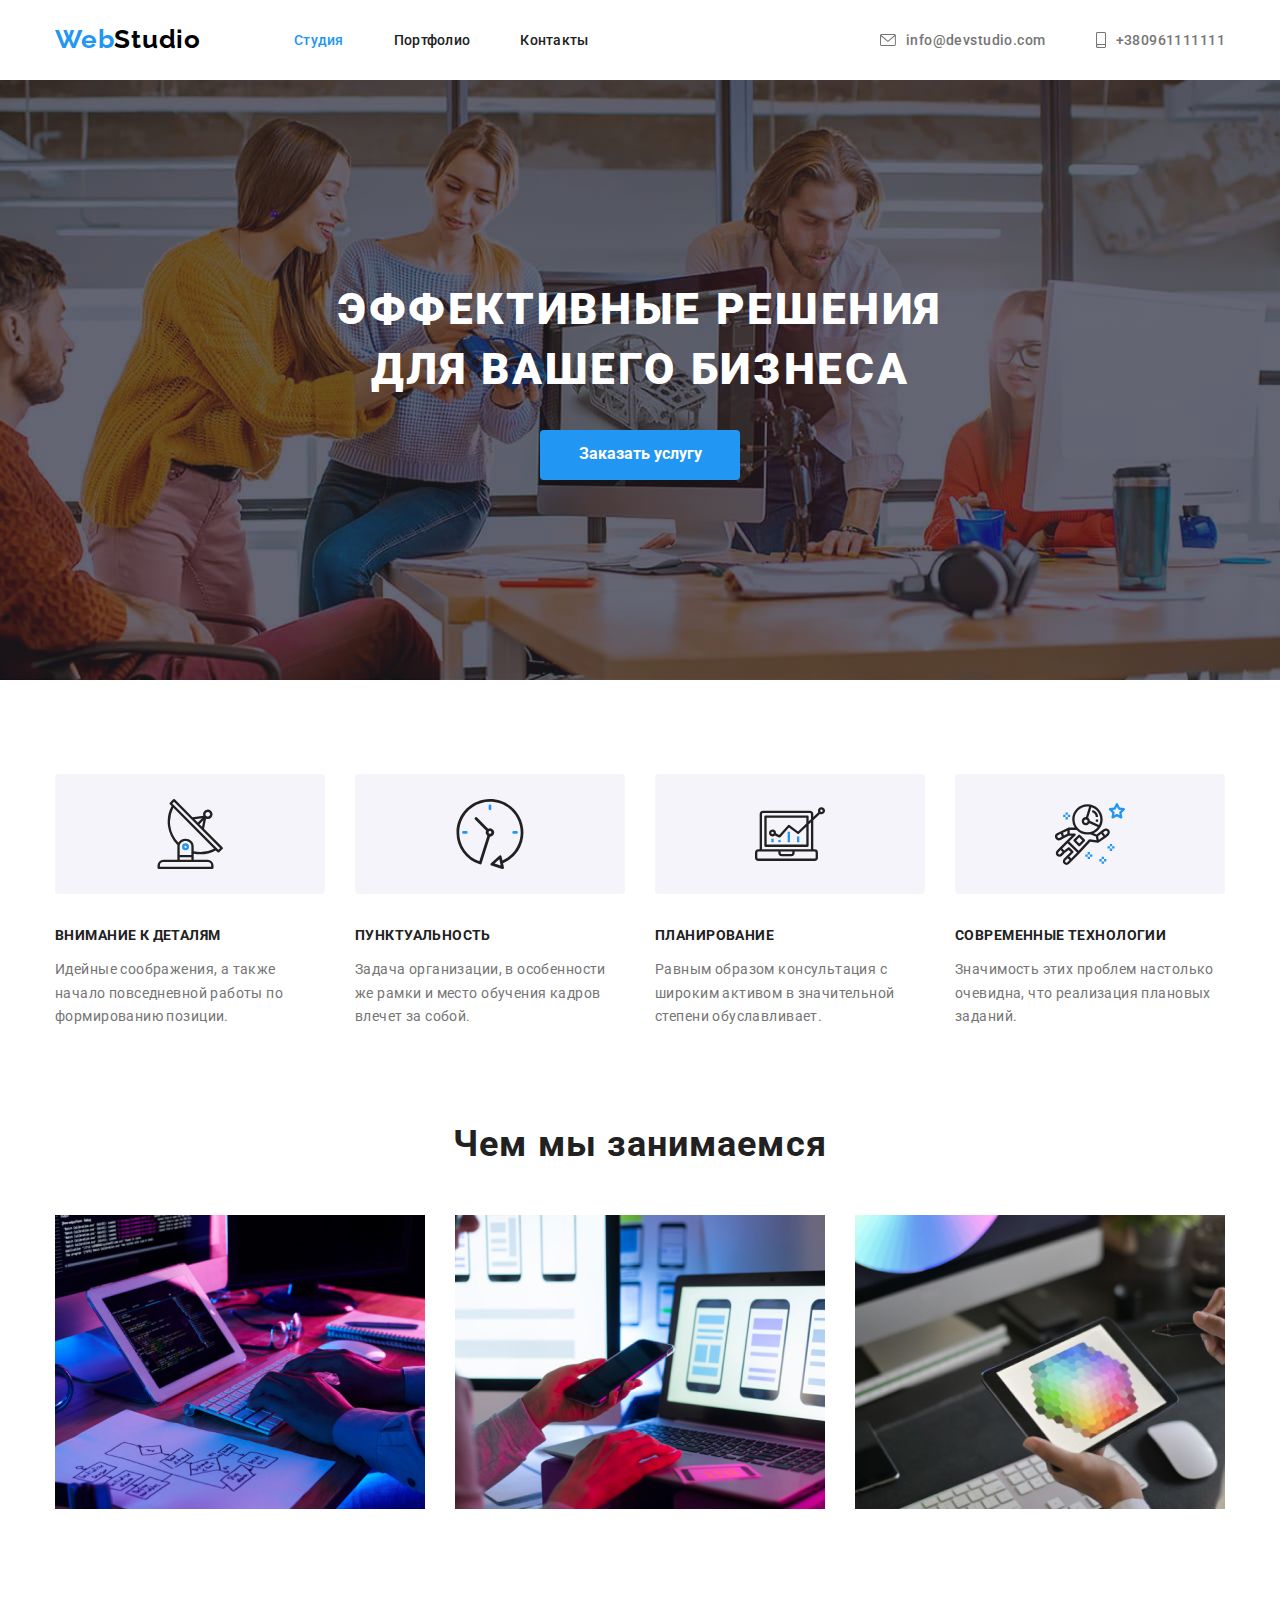
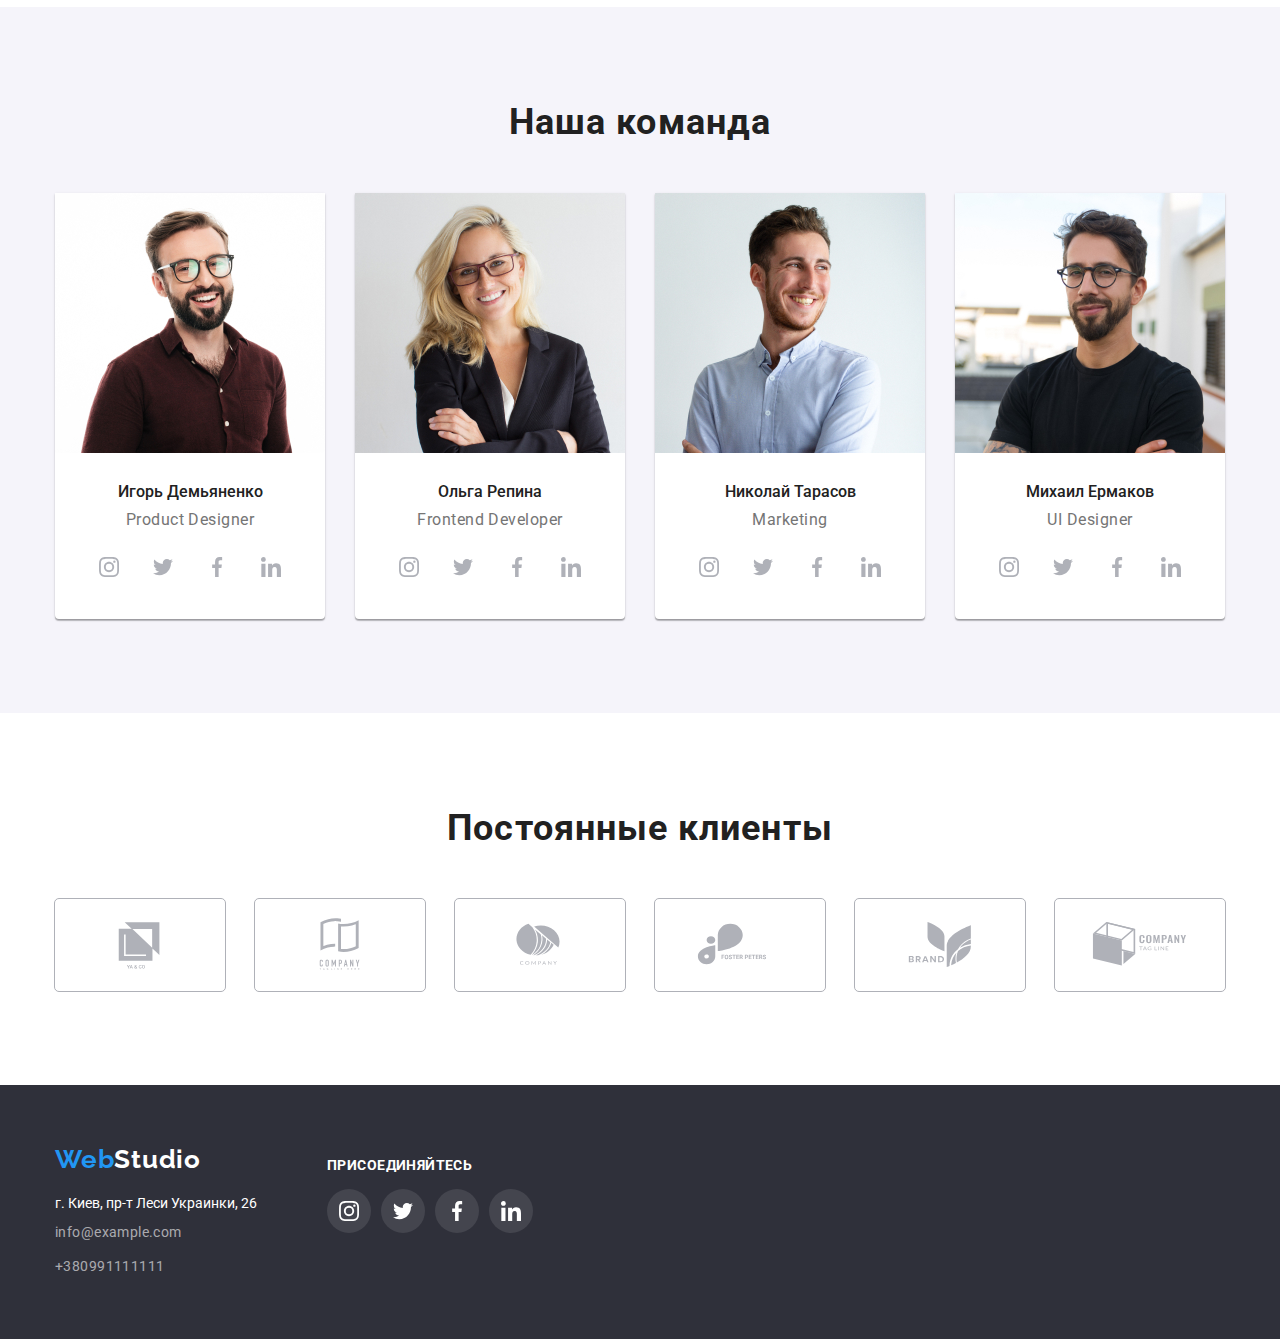
<file: index.html>
<!DOCTYPE html>
<html lang="en">
  <head>
    <meta charset="UTF-8" />
    <meta http-equiv="X-UA-Compatible" content="IE=edge" />
    <meta name="viewport" content="width=device-width, initial-scale=1.0" />
    <title>Document</title>
    <link rel="preconnect" href="https://fonts.googleapis.com" />
    <link rel="preconnect" href="https://fonts.gstatic.com" crossorigin />
    <link
      href="https://fonts.googleapis.com/css2?family=Raleway:wght@700&family=Roboto:wght@400;500;700;900&display=swap"
      rel="stylesheet"
    />
    <link
      rel="stylesheet"
      href="https://cdnjs.cloudflare.com/ajax/libs/modern-normalize/1.1.0/modern-normalize.css"
      integrity="sha512-Y0MM+V6ymRKN2zStTqzQ227DWhhp4Mzdo6gnlRnuaNCbc+YN/ZH0sBCLTM4M0oSy9c9VKiCvd4Jk44aCLrNS5Q=="
      crossorigin="anonymous"
      referrerpolicy="no-referrer"
    />
    <link rel="stylesheet" href="./style/style.css" />
  </head>

  <body>
    <!-- шапка -->
    <header>
      <div class="header contanier">
        <a href="./index.html" class="logo-main">Web<span class="logo-second">Studio</span></a>
        <nav class="header-nav">
          <ul class="header-pages list">
            <li class="item">
              <a href="./index.html" class="link community-active action">Студия</a>
            </li>
            <li class="item">
              <a href="./portfolio.html" class="link action">Портфолио</a>
            </li>
            <li class="item">
              <a href="https://www.facebook.com/oles.rezvaniuk" class="link action">Контакты</a>
            </li>
          </ul>
        </nav>
        <ul class="header-address list">
          <li class="item action">
            <a href="mailto:info@devstudio.com" class="header-link action">
              <svg class="header-icon envelop">
                <use href="./images/symbol-defs-min.svg#icon-envelope"></use>
              </svg>
              info@devstudio.com
            </a>
          </li>
          <li class="item action">
            <a href="tel:+380961111111" class="header-link action">
              <svg class="header-icon smartphone">
                <use href="./images/symbol-defs-min.svg#icon-smartphone"></use>
              </svg>
              +380961111111
            </a>
          </li>
        </ul>
      </div>
    </header>
    <!-- основа -->
    <main>
      <!-- hero -->
      <section class="hero">
        <div class="contanier">
          <h1 class="title">Эффективные решения<br />для вашего бизнеса</h1>
          <button type="button" class="button">Заказать услугу</button>
        </div>
      </section>
      <!-- features -->
      <section class="features">
        <div class="contanier">
          <h2 class="features-title section-title">Особенности</h2>
          <ul class="features-list list">
            <li class="item">
              <div class="item-contanier">
                <svg class="item-icon antena">
                  <use href="./images/symbol-defs-min.svg#icon-antena"></use>
                </svg>
              </div>
              <h3 class="features-title">Внимание к деталям</h3>
              <p>
                Идейные соображения, а также начало повседневной работы по формированию позиции.
              </p>
            </li>
            <li class="item">
              <div class="item-contanier">
                <svg class="item-icon antena">
                  <use href="./images/symbol-defs-min.svg#icon-clock"></use>
                </svg>
              </div>
              <h3 class="features-title">Пунктуальность</h3>
              <p>
                Задача организации, в особенности же рамки и место обучения кадров влечет за собой.
              </p>
            </li>
            <li class="item">
              <div class="item-contanier">
                <svg class="item-icon antena">
                  <use href="./images/symbol-defs-min.svg#icon-diagram"></use>
                </svg>
              </div>
              <h3 class="features-title">Планирование</h3>
              <p>
                Равным образом консультация с широким активом в значительной степени обуславливает.
              </p>
            </li>
            <li class="item">
              <div class="item-contanier">
                <svg class="item-icon antena">
                  <use href="./images/symbol-defs-min.svg#icon-astronaut"></use>
                </svg>
              </div>
              <h3 class="features-title">Современные технологии</h3>
              <p>Значимость этих проблем настолько очевидна, что реализация плановых заданий.</p>
            </li>
          </ul>
        </div>
      </section>
      <section class="works">
        <div class="contanier">
          <h2 class="works-title section-title">Чем мы занимаемся</h2>
          <ul class="work-list list">
            <li class="item">
              <img src="./images/whatdoimg1.jpg" alt="Programer" width="370" height="294" />
            </li>
            <li class="item">
              <img
                src="./images/whatdoimg2.jpg"
                alt="Mobile development"
                width="370"
                height="294"
              />
            </li>
            <li class="item">
              <img src="./images/whatdoimg3.jpg" alt="Web-design" width="370" height="294" />
            </li>
          </ul>
        </div>
      </section>
      <section class="team">
        <div class="contanier">
          <h2 class="team-title section-title">Наша команда</h2>
          <ul class="team-list list">
            <li class="item">
              <img
                src="./images/employee1.jpg"
                class="team-photo"
                alt="Игорь Демьяненко"
                width="270"
                height="260"
              />
              <div class="member-info">
                <h3 class="name">Игорь Демьяненко</h3>
                <p class="work-position">Product Designer</p>
                <div class="social">
                  <ul class="social-list list">
                    <li class="item">
                      <a
                        href="https://www.instagram.com/"
                        target="_blank"
                        rel="noopener noroferrer nofollow"
                        class="social-link"
                      >
                        <svg class="social-icon">
                          <use href="./images/symbol-defs-min.svg#icon-instagram"></use>
                        </svg>
                      </a>
                    </li>
                    <li class="item">
                      <a
                        href="https://twitter.com/"
                        target="_blank"
                        rel="noopener noroferrer nofollow"
                        class="social-link"
                      >
                        <svg class="social-icon">
                          <use href="./images/symbol-defs-min.svg#icon-twitter"></use>
                        </svg>
                      </a>
                    </li>
                    <li class="item">
                      <a
                        href="https://www.facebook.com/"
                        target="_blank"
                        rel="noopener noroferrer nofollow"
                        class="social-link"
                      >
                        <svg class="social-icon">
                          <use href="./images/symbol-defs-min.svg#icon-facebook"></use>
                        </svg>
                      </a>
                    </li>
                    <li class="item">
                      <a
                        href="https://www.linkedin.com/"
                        target="_blank"
                        rel="noopener noroferrer nofollow"
                        class="social-link"
                      >
                        <svg class="social-icon">
                          <use href="./images/symbol-defs-min.svg#icon-linkedin"></use>
                        </svg>
                      </a>
                    </li>
                  </ul>
                </div>
              </div>
            </li>
            <li class="item">
              <img
                src="./images/employee2.jpg"
                class="team-photo"
                alt="Ольга Репина"
                width="270"
                height="260"
              />
              <div class="member-info">
                <h3 class="name">Ольга Репина</h3>
                <p class="work-position">Frontend Developer</p>
                <div class="social">
                  <ul class="social-list list">
                    <li class="item">
                      <a href="https://www.instagram.com/" class="social-link">
                        <svg class="social-icon">
                          <use href="./images/symbol-defs-min.svg#icon-instagram"></use>
                        </svg>
                      </a>
                    </li>
                    <li class="item">
                      <a href="https://twitter.com/" class="social-link">
                        <svg class="social-icon">
                          <use href="./images/symbol-defs-min.svg#icon-twitter"></use>
                        </svg>
                      </a>
                    </li>
                    <li class="item">
                      <a href="https://www.facebook.com/" class="social-link">
                        <svg class="social-icon">
                          <use href="./images/symbol-defs-min.svg#icon-facebook"></use>
                        </svg>
                      </a>
                    </li>
                    <li class="item">
                      <a href="https://www.linkedin.com/" class="social-link">
                        <svg class="social-icon">
                          <use href="./images/symbol-defs-min.svg#icon-linkedin"></use>
                        </svg>
                      </a>
                    </li>
                  </ul>
                </div>
              </div>
            </li>
            <li class="item">
              <img
                src="./images/employee3.jpg"
                class="team-photo"
                alt="Николай Тарасов"
                width="270"
                height="260"
              />
              <div class="member-info">
                <h3 class="name">Николай Тарасов</h3>
                <p class="work-position">Marketing</p>
                <div class="social">
                  <ul class="social-list list">
                    <li class="item">
                      <a href="https://www.instagram.com/" class="social-link">
                        <svg class="social-icon">
                          <use href="./images/symbol-defs-min.svg#icon-instagram"></use>
                        </svg>
                      </a>
                    </li>
                    <li class="item">
                      <a href="https://twitter.com/" class="social-link">
                        <svg class="social-icon">
                          <use href="./images/symbol-defs-min.svg#icon-twitter"></use>
                        </svg>
                      </a>
                    </li>
                    <li class="item">
                      <a href="https://www.facebook.com/" class="social-link">
                        <svg class="social-icon">
                          <use href="./images/symbol-defs-min.svg#icon-facebook"></use>
                        </svg>
                      </a>
                    </li>
                    <li class="item">
                      <a href="https://www.linkedin.com/" class="social-link">
                        <svg class="social-icon">
                          <use href="./images/symbol-defs-min.svg#icon-linkedin"></use>
                        </svg>
                      </a>
                    </li>
                  </ul>
                </div>
              </div>
            </li>
            <li class="item">
              <img
                src="./images/employee4.jpg"
                class="team-photo"
                alt="Михаил Ермаков"
                width="270"
                height="260"
              />
              <div class="member-info">
                <h3 class="name">Михаил Ермаков</h3>
                <p class="work-position">UI Designer</p>
                <div class="social">
                  <ul class="social-list list">
                    <li class="item">
                      <a href="https://www.instagram.com/" class="social-link">
                        <svg class="social-icon">
                          <use href="./images/symbol-defs-min.svg#icon-instagram"></use>
                        </svg>
                      </a>
                    </li>
                    <li class="item">
                      <a href="https://twitter.com/" class="social-link">
                        <svg class="social-icon">
                          <use href="./images/symbol-defs-min.svg#icon-twitter"></use>
                        </svg>
                      </a>
                    </li>
                    <li class="item">
                      <a href="https://www.facebook.com/" class="social-link">
                        <svg class="social-icon">
                          <use href="./images/symbol-defs-min.svg#icon-facebook"></use>
                        </svg>
                      </a>
                    </li>
                    <li class="item">
                      <a href="https://www.linkedin.com/" class="social-link">
                        <svg class="social-icon">
                          <use href="./images/symbol-defs-min.svg#icon-linkedin"></use>
                        </svg>
                      </a>
                    </li>
                  </ul>
                </div>
              </div>
            </li>
          </ul>
        </div>
      </section>
      <section class="clients">
        <div class="contanier">
          <h2 class="clients-title">Постоянные клиенты</h2>
          <ul class="clients-list list">
            <li class="item">
              <a
                href="https://goit.ua/marathon/?utm_source=site&utm_medium=mainsite&utm_campaign=button"
                class="clients-link"
              >
                <svg class="clients-icon">
                  <use href="./images/symbol-defs-min.svg#icon-company1"></use>
                </svg>
              </a>
            </li>
            <li class="item">
              <a
                href="https://goit.ua/marathon/?utm_source=site&utm_medium=mainsite&utm_campaign=button"
                class="clients-link"
              >
                <svg class="clients-icon">
                  <use href="./images/symbol-defs-min.svg#icon-company2"></use>
                </svg>
              </a>
            </li>
            <li class="item">
              <a
                href="https://goit.ua/marathon/?utm_source=site&utm_medium=mainsite&utm_campaign=button"
                class="clients-link"
              >
                <svg class="clients-icon">
                  <use href="./images/symbol-defs-min.svg#icon-company3"></use>
                </svg>
              </a>
            </li>
            <li class="item">
              <a
                href="https://goit.ua/marathon/?utm_source=site&utm_medium=mainsite&utm_campaign=button"
                class="clients-link"
              >
                <svg class="clients-icon">
                  <use href="./images/symbol-defs-min.svg#icon-company4"></use>
                </svg>
              </a>
            </li>
            <li class="item">
              <a
                href="https://goit.ua/marathon/?utm_source=site&utm_medium=mainsite&utm_campaign=button"
                class="clients-link"
              >
                <svg class="clients-icon">
                  <use href="./images/symbol-defs-min.svg#icon-company5"></use>
                </svg>
              </a>
            </li>
            <li class="item">
              <a
                href="https://goit.ua/marathon/?utm_source=site&utm_medium=mainsite&utm_campaign=button"
                class="clients-link"
              >
                <svg class="clients-icon">
                  <use href="./images/symbol-defs-min.svg#icon-company6"></use>
                </svg>
              </a>
            </li>
          </ul>
        </div>
      </section>
    </main>
    <!-- пол -->
    <footer class="footer">
      <div class="footer-contanier contanier">
        <div class="left">
          <a href="./index.html" class="logo-main"
            >Web<span class="logo-second footer-second">Studio</span></a
          >
          <address class="footer-address">
            <ul class="address-list list">
              <li class="item">
                <a
                  href="https://www.google.com/maps/place/%D0%B1%D1%83%D0%BB.+%D0%9B%D0%B5%D1%81%D0%B8+%D0%A3%D0%BA%D1%80%D0%B0%D0%B8%D0%BD%D0%BA%D0%B8,+26,+%D0%9A%D0%B8%D0%B5%D0%B2,+02000/@50.4265807,30.5383858,17z/data=!3m1!4b1!4m5!3m4!1s0x40d4cf0e033ecbe9:0x57a4dffefec77da0!8m2!3d50.4265807!4d30.5383858"
                  class="physical-address"
                  >г. Киев, пр-т Леси Украинки, 26</a
                >
              </li>
              <li class="item">
                <a href="mailto:info@example.com" class="link">info@example.com</a>
              </li>
              <li class="item"><a href="tel:+380991111111" class="link">+380991111111</a></li>
            </ul>
          </address>
        </div>
        <div class="center">
          <h3 class="join-title">присоединяйтесь</h3>
          <div class="social footer-social">
            <ul class="social-list list">
              <li class="item">
                <a
                  href="https://www.instagram.com/"
                  target="_blank"
                  rel="noopener noreferrer nofollow"
                  class="social-link"
                >
                  <svg class="social-icon footer-icon">
                    <use href="./images/symbol-defs-min.svg#icon-instagram"></use>
                  </svg>
                </a>
              </li>
              <li class="item">
                <a
                  href="https://twitter.com/"
                  target="_blank"
                  rel="noopener noreferrer nofollow"
                  class="social-link"
                >
                  <svg class="social-icon footer-icon">
                    <use href="./images/symbol-defs-min.svg#icon-twitter"></use>
                  </svg>
                </a>
              </li>
              <li class="item">
                <a
                  href="https://www.facebook.com/"
                  target="_blank"
                  rel="noopener noreferrer nofollow"
                  class="social-link"
                >
                  <svg class="social-icon footer-icon">
                    <use href="./images/symbol-defs-min.svg#icon-facebook"></use>
                  </svg>
                </a>
              </li>
              <li class="item">
                <a
                  href="https://www.linkedin.com/"
                  target="_blank"
                  rel="noopener noreferrer nofollow"
                  class="social-link"
                >
                  <svg class="social-icon footer-icon">
                    <use href="./images/symbol-defs-min.svg#icon-linkedin"></use>
                  </svg>
                </a>
              </li>
            </ul>
          </div>
        </div>
      </div>
    </footer>
  </body>
</html>
</file>
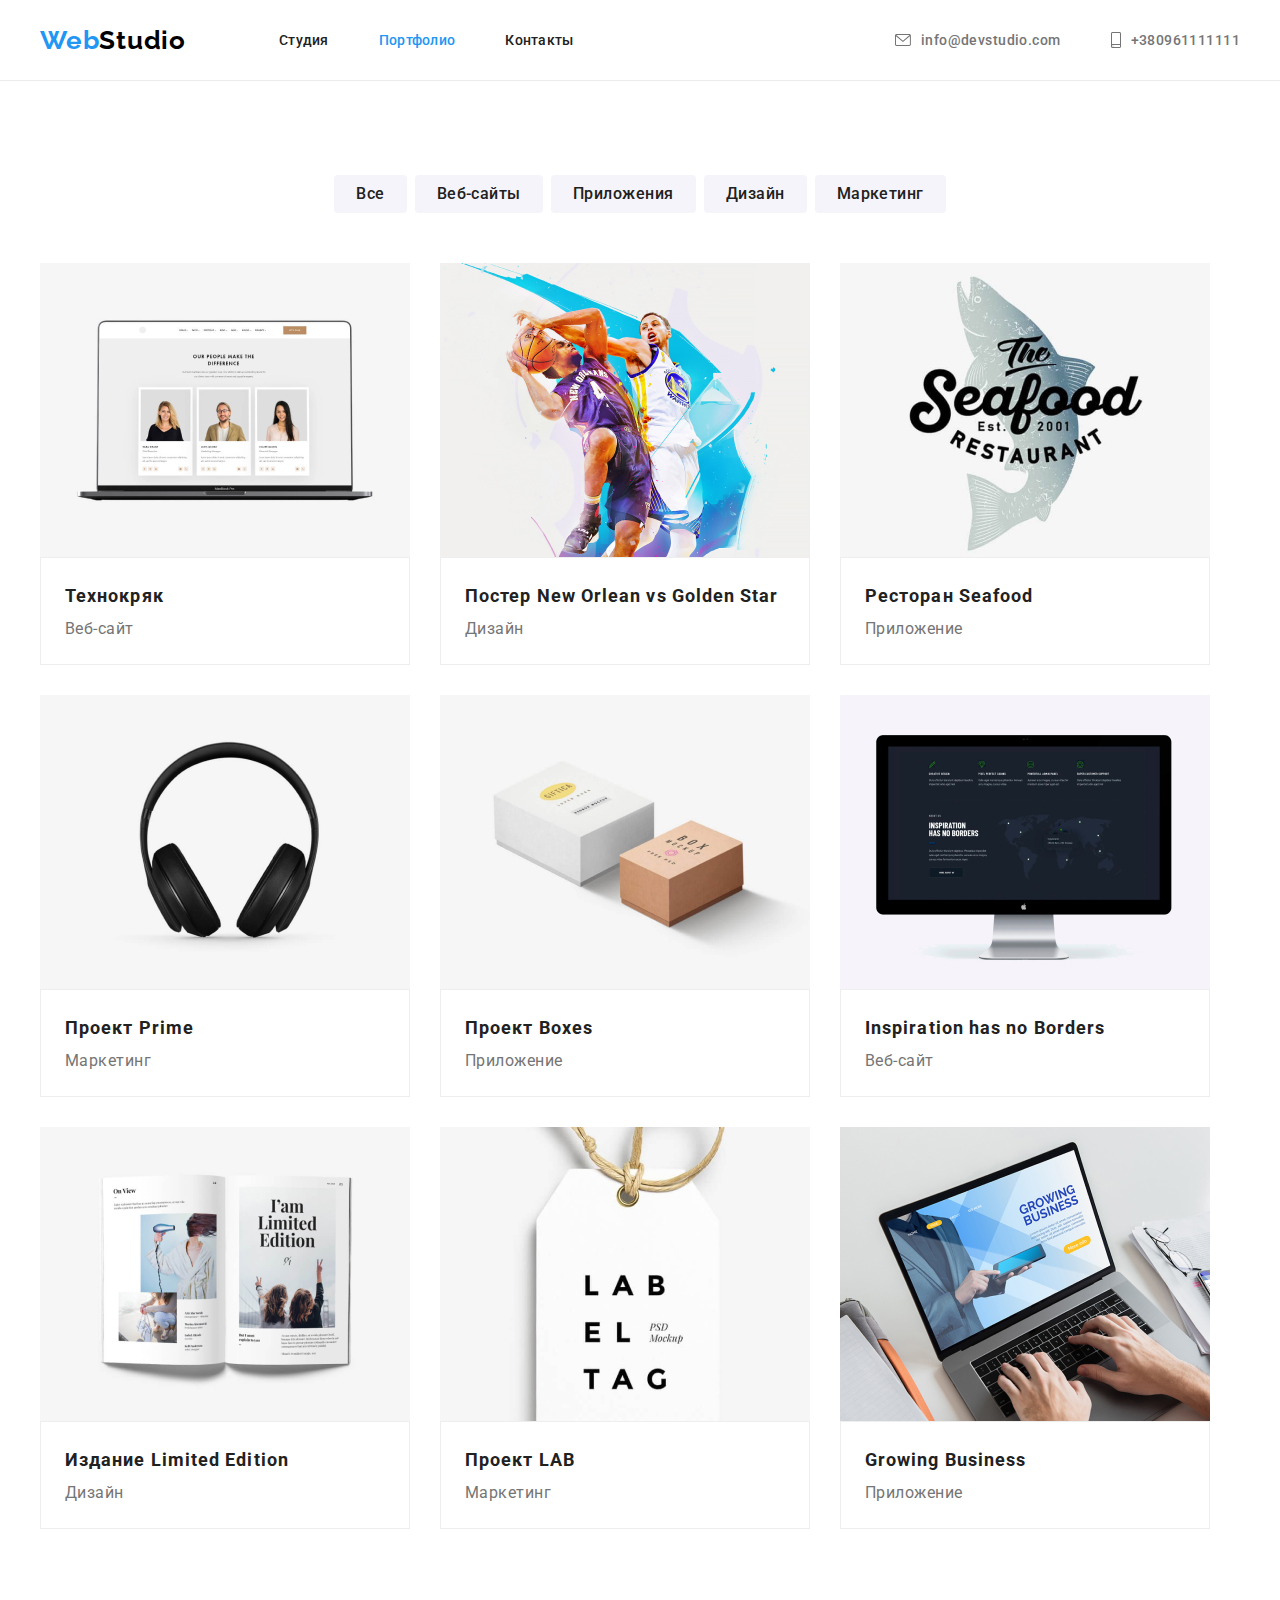
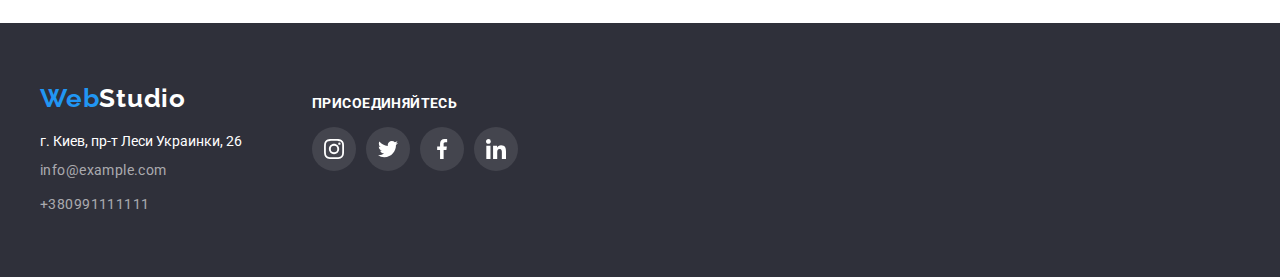
<file: portfolio.html>
<!DOCTYPE html>
<html lang="en">

<head>
    <meta charset="UTF-8">
    <meta http-equiv="X-UA-Compatible" content="IE=edge">
    <meta name="viewport" content="width=device-width, initial-scale=1.0">
    <title>Document</title>
    <link rel="preconnect" href="https://fonts.googleapis.com">
    <link rel="preconnect" href="https://fonts.gstatic.com" crossorigin>
    <link
    href="https://fonts.googleapis.com/css2?family=Raleway:wght@700&family=Roboto:wght@400;500;700;900&display=swap"
    rel="stylesheet">
    <link rel="stylesheet" href="https://cdnjs.cloudflare.com/ajax/libs/modern-normalize/1.1.0/modern-normalize.min.css"
        integrity="sha512-wpPYUAdjBVSE4KJnH1VR1HeZfpl1ub8YT/NKx4PuQ5NmX2tKuGu6U/JRp5y+Y8XG2tV+wKQpNHVUX03MfMFn9Q=="
        crossorigin="anonymous" referrerpolicy="no-referrer" />
    <link rel="stylesheet" href="./style/style.css">
</head>

<body>
    <!-- шапка -->
        <header  class="portfolio-header">
            <div class="header contanier">
                <a href="./index.html" class="logo-main">Web<span class="logo-second">Studio</span></a>
                <nav class="header-nav">
                    <ul class="header-pages list">
                        <li class="item">
                            <a href="./index.html" class="link action">Студия</a>
                        </li>
                        <li class="item">
                            <a href="./portfolio.html" class="link community-active action">Портфолио</a>
                        </li>
                        <li class="item">
                            <a href="https://www.facebook.com/oles.rezvaniuk" class="link action">Контакты</a>
                        </li>
                    </ul>
                </nav>
                <ul class="header-address list">
                    <li class="item action">
                        <svg class="header-icon envelop">
                            <use href="./images/symbol-defs-min.svg#icon-envelope"></use>
                        </svg>
                        <a href="mailto:info@devstudio.com" class="header-link action">info@devstudio.com</a>
                    </li>
                    <li class="item action">
                        <svg class="header-icon smartphone">
                            <use href="./images/symbol-defs-min.svg#icon-smartphone"></use>
                        </svg>
                        <a href="tel:+380961111111" class="header-link  action">+380961111111</a>
                    </li>
                </ul>
            </div>
        </header>
    <!-- основа -->
    <main>
        <section class="page-second">
            <div class="contanier">
            <h1 class="button-title">Наше портфолио</h1>
            <ul class="button-list list">
                <li class="item"><button type="button" class="community-button button-action">Все</button></li>
                <li class="item"><button type="button" class="community-button button-action">Веб-сайты</button></li>
                <li class="item"><button type="button" class="community-button button-action">Приложения</button></li>
                <li class="item"><button type="button" class="community-button button-action">Дизайн</button></li>
                <li class="item"><button type="button" class="community-button button-action">Маркетинг</button></li>
            </ul>
            <ul class="example-list list">  
                <li class="item">
                    <img class="card-image" src="./images/community-foto1.jpg" alt="Технокряк" width="370" height="294">
                    <div class="portfolio-info">
                            <h2 class="photo-title">Технокряк</h2>
                            <p class="info">Веб-сайт</p>
                        </div>
                    </li>
                    <li class="item">
                        <img class="card-image" src="./images/community-foto2.jpg" alt="Постер New Orlean vs Golden Star" width="370" height="294">
                        <div class="portfolio-info">
                            <h2 class="photo-title">Постер New Orlean vs Golden Star</h2>
                            <p class="info">Дизайн</p>
                        </div>
                    </li>
                    <li class="item">
                        <img class="card-image" src="./images/community-foto3.jpg" alt="Ресторан Seafood" width="370" height="294">
                        <div class="portfolio-info">
                            <h2 class="photo-title">Ресторан Seafood</h2>
                            <p class="info">Приложение</p>
                        </div>
                    </li>
                    <li class="item">
                        <img class="card-image" src="./images/community-foto4.jpg" alt="Проект Prime" width="370" height="294">
                        <div class="portfolio-info">
                            <h2 class="photo-title">Проект Prime</h2>   
                            <p class="info">Маркетинг</p>
                        </div>
                    </li>
                    <li class="item">
                        <img class="card-image" src="./images/community-foto5.jpg" alt="Проект Boxes" width="370" height="294">
                        <div class="portfolio-info">
                            <h2 class="photo-title">Проект Boxes</h2>
                            <p class="info">Приложение</p>
                        </div>
                    </li>
                    <li class="item">
                        <img class="card-image" src="./images/community-foto6.jpg" alt="Inspiration has no Borders" width="370" height="294">
                        <div class="portfolio-info">
                            <h2 class="photo-title">Inspiration has no Borders</h2>
                            <p class="info">Веб-сайт</p>
                        </div>
                    </li>
                    <li class="item">
                        <img class="card-image" src="./images/community-foto7.jpg" alt="Издание Limited Edition" width="370" height="294">
                        <div class="portfolio-info">
                            <h2 class="photo-title">Издание Limited Edition</h2>
                            <p class="info">Дизайн</p>
                        </div>
                    </li>
                    <li class="item">
                        <img class="card-image" src="./images/community-foto8.jpg" alt="Проект LAB" width="370" height="294">
                        <div class="portfolio-info">
                            <h2 class="photo-title">Проект LAB</h2>
                            <p class="info">Маркетинг</p>
                        </div>
                    </li>
                    <li class="item">
                        <img class="card-image" src="./images/community-foto9.jpg" alt="Growing Business" width="370" height="294">
                        <div class="portfolio-info">
                            <h2 class="photo-title">Growing Business</h2>
                            <p class="info">Приложение</p>
                        </div>
                    </li>
                </ul>
            </div>
            </section>
        </main>
    <!-- пол -->
        <footer class="footer">
            <div class="footer-contanier contanier">
                <div class="left">
                    <a href="./index.html" class="logo-main">Web<span class="logo-second footer-second">Studio</span></a>
                    <address class="footer-address">
                        <ul class="address-list list">
                            <li class="item">
                                <a href="https://www.google.com/maps/place/%D0%B1%D1%83%D0%BB.+%D0%9B%D0%B5%D1%81%D0%B8+%D0%A3%D0%BA%D1%80%D0%B0%D0%B8%D0%BD%D0%BA%D0%B8,+26,+%D0%9A%D0%B8%D0%B5%D0%B2,+02000/@50.4265807,30.5383858,17z/data=!3m1!4b1!4m5!3m4!1s0x40d4cf0e033ecbe9:0x57a4dffefec77da0!8m2!3d50.4265807!4d30.5383858"
                                    class="physical-address">г. Киев, пр-т Леси Украинки, 26</a>
                            </li>
                            <li class="item"><a href="mailto:info@example.com" class="link">info@example.com</a></li>
                            <li class="item"><a href="tel:+380991111111" class="link">+380991111111</a></li>
                        </ul>
                    </address>
                </div>
                <div class="center">
                    <h3 class="join-title">присоединяйтесь</h3>
                    <div class="social footer-social">
                        <ul class="social-list list">
                            <li class="item">
                                <a href="https://www.instagram.com/" class="social-link">
                                    <svg class="social-icon footer-icon">
                                        <use href="./images/symbol-defs-min.svg#icon-instagram"></use>
                                    </svg>
                                </a>
                            </li>
                            <li class="item">
                                <a href="https://twitter.com/" class="social-link">
                                    <svg class="social-icon footer-icon">
                                        <use href="./images/symbol-defs-min.svg#icon-twitter"></use>
                                    </svg>
                                </a>
                            </li>
                            <li class="item">
                                <a href="https://www.facebook.com/" class="social-link">
                                    <svg class="social-icon footer-icon">
                                        <use href="./images/symbol-defs-min.svg#icon-facebook"></use>
                                    </svg>
                                </a>
                            </li>
                            <li class="item">
                                <a href="https://www.linkedin.com/" class="social-link ">
                                    <svg class="social-icon footer-icon">
                                        <use href="./images/symbol-defs-min.svg#icon-linkedin"></use>
                                </a>
                                </svg>
                            </li>
                        </ul>
                    </div>
                </div>
            </div>
        </footer>
</body>

</html>
</file>
<file: style/style.css>
/* fonts */
/* Roboto =500 900 700 400 */
/* Raleway = 700*/

/* colors */
:root {
    --main-text-color: #757575;
    --heavy-text-color: #212121;
    --action-text-color: #2196F3;
    --logo-text-color: #000000;
    --white-text-color: #FFFFFF;
    --footer-text-color: rgba(255, 255, 255, 0.6);
    --community-bg-color: #F5F4FA;
    --background-color: #2F303A;   
    --icon-color: #AFB1B8;
}



* {
    padding: 0;
    margin: 0;
}

body {
    color: var(--main-text-color);
    font-family: 'roboto', sans-serif;
    font-size: 14px;
    font-weight: 400;
}

.list {
    list-style: none;
}

.contanier {
    width: 1200px;
    padding: 0px 15px;
    margin-left: auto;
    margin-right: auto;
}

/* ---------------header------------------ */
.header {
    display: flex;
    align-items: center;
}


/* logo */
.logo-main {
    font-size: 26px;
    font-weight: 700;
    font-family: 'raleway';
    text-decoration: none;
    letter-spacing: 0.03em;
    color: var(--action-text-color);
    margin: 0;
}

.logo-second {
    color: var(--logo-text-color);
}

/* header navigation */
.header-pages {
    display: flex;
    margin-left: 93px;
}

.header-pages .link {
    display: block;
    padding: 32px 0px;

    text-decoration: none;
    color: var(--heavy-text-color);
    font-weight: 500;
    line-height: 16px;
    letter-spacing: 0.02em;
}

.header-pages .item+.item {
    margin-left: 50px;
}

/* активна сторінка */
.header-nav .community-active {
    color: var(--action-text-color);
}

.action {
    display: inline-flex;
}

.action:hover,
.action:focus {
    color: var(--action-text-color);
}

/* header address */
.header-address {
    display: flex;
    margin-left: auto;
}
.header-address .item {
    display: inline-flex;
    align-items: center;
}

.header-link {
    display: inline-flex;
    align-items: center;
    text-decoration: none;
    color: var(--main-text-color);
    font-weight: 500;
    font-size: 14px;
    line-height: 16px;
    letter-spacing: 0.03em;
    padding: 32px 0px;
}

.header-address .item+.item {
    margin-left: 50px;
}


.header-icon {
    height: 12px;
    width: 16px;
    margin-right: 10px;
    fill: currentColor;
}

.smartphone {
    height: 16px;
    width: 10px;
}


/* ---------------header------------------ */

/* ----------Main page - studio ---------- */
/* hearo */
.hero {
    margin-left: auto;
    margin-right: auto;
    padding-top: 200px;
    padding-bottom: 200px;
    text-align: center;
    max-width: 1600px;

    background-image: linear-gradient(to right, rgba(47, 48, 58, 0.4), rgba(47, 48, 58, 0.4)),
        url(../images/hero.jpg);
    background-repeat: no-repeat;
    background-position: center;
}


.hero .title {
    text-transform: uppercase;
    font-weight: 900;
    font-size: 44px;
    color: var(--white-text-color);
    line-height: 1.36;
    letter-spacing: 0.06em;

    margin-bottom: 30px;
}

.hero .button {
    color: var(--white-text-color);
    height: 50px;
    width: 200px;
    font-weight: 700;
    font-size: 16px;
    background-color: var(--action-text-color);
    border: none;
    border-radius: 4px;
    font-family: inherit;
    
    padding: 10px 32px;
}

.hero .button:hover,
.hero .button:focus {
    background-color: var(--community-bg-color);
    color: var(--action-text-color);
    cursor: pointer;
}

/* features */
.features {
    padding-top: 94px;
}

.section-title {
    font-weight: 700;
    font-size: 36px;
    color: var(--heavy-text-color);
}

.features-title {
    font-size: 0px;
}

.features-list {
    display: flex;
}

.features-list .item {
    width: 270px;

    line-height: 1.71;
    letter-spacing: 0.03em;
    color: var(--main-text-color);
}

.features-list .item+.item {
    margin-left: 30px;
}

.features-list .features-title {
    color: var(--heavy-text-color);
    font-weight: 700;
    font-size: 14px;
    text-transform: uppercase;
    font-size: 14px;
    line-height: 1.71;
    letter-spacing: 0.03em;
    margin-bottom: 10px;
}


.features .item+.item {
    margin-left: 30px;
}

/* work */
.works {
    padding-top: 94px;
    padding-bottom: 94px;
    text-align: center;
}

.works-title {
    margin-bottom: 50px;

    font-weight: 700;
    font-size: 36px;
    line-height: 42px;
    text-align: center;
    letter-spacing: 0.03em;

    color: var(--heavy-text-color);
}

.item-contanier {
    height: 120px;
    background-color: var(--community-bg-color);
    display: flex;
    align-items: center;
    justify-content: center;
    margin-bottom: 30px;

    border-radius: 4px;
}
  
.item-icon {
    width: 70px;
    height: 70px;
}
/* work */

.work-list {
    display: flex;
}

.work-list .item+.item {
    margin-left: 30px;
}

/* team members */
.team {
    text-align: center;
    background-color: var(--community-bg-color);

    padding: 94px 0px;
}

.team-title {
    margin-bottom: 50px;

    font-weight: 700;
    font-size: 36px;
    line-height: 42px;
    text-align: center;
    letter-spacing: 0.03em;

    color: var(--heavy-text-color);
}

.team-list {
    display: flex;
    justify-content: center;
}

.team-list .item {
    box-shadow: 0px 1px 3px rgba(0, 0, 0, 0.12), 0px 1px 1px rgba(0, 0, 0, 0.14), 0px 2px 1px rgba(0, 0, 0, 0.2);
    border-radius: 0px 0px 4px 4px;

background-color: var(--white-text-color);
}

.team-photo {
    display: block;
}

.team-list .item+.item {
    margin-left: 30px;
}

.member-info {
    margin-top: 30px;
    margin-bottom: 30px;
}

.team .name {
    color: var(--heavy-text-color);
    font-size: 16px;
    font-weight: 500;

    margin-bottom: 10px;
}

.work-position {
    font-size: 16px;
    letter-spacing: 0.03em;

}

.social-list {
    margin-top: 16px;
    display: flex;
    justify-content: center;
}

.social-list .item+.item {
    margin-left: 10px;
}

.social-list .item {
    display: flex;
    border-radius: 50%;
    box-shadow: none;
}

.social-link {
    display: flex;
    width: 44px;
    height: 44px;
    align-items: center;
    justify-content: center;
    color: var(--icon-color);
}

.social-link:hover,
.social-link:focus {
    background-color: var(--action-text-color);
    border-radius: 50%;
    color: var(--white-text-color);
}

.social-icon {
    width: 20px;
    height: 20px;
    fill: currentColor;
}
/* <<<<<<<<<<Main page - studio <<<<<<<<<<<*/
/*>>>>>>>>>second page community>>>>>>>>> */
.page-second {
    padding: 94px 0px;
}

.portfolio-header {
    border-bottom: 1px solid #ECECEC;
}
/* buttons */
.button-list {
    display: flex;
    justify-content: center;

    margin-bottom: 50px;
    box-sizing: border-box;
}

.community-button {
    background-color: var(--community-bg-color);
    border: none;
    border-radius: 4px;
    color: var(--heavy-text-color);
    font-family: inherit;
    font-weight: 500;
    font-size: 16px;
    line-height: 1.62;

    letter-spacing: 0.03em;
    text-align: center;
    
    padding: 6px 22px;
}

.button-list .item+.item {
    margin-left: 8px;
}

.button-title {
    font-size: 0px;
}

.button-action:hover,
.button-action:focus {
    background-color: var(--action-text-color);
    color: var(--white-text-color);
    cursor: pointer;
}

/* example list */
.example-list {
    display: flex;
    flex-wrap: wrap;
    gap: 30px;

    margin: 0px auto;
}

.example-list .item:hover {
    outline: 1px solid #EEEEEE;
    box-shadow: 0px 1px 1px rgba(0, 0, 0, 0.12), 0px 4px 4px rgba(0, 0, 0, 0.06), 1px 4px 6px rgba(0, 0, 0, 0.16);
}

.example-list .photo-title {
    font-weight: 700;
    font-size: 18px;
    line-height: 2.0;

    letter-spacing: 0.06em;

    color: var(--heavy-text-color);
}

.card-image {
    display: block;
}

.portfolio-info {
    padding: 20px 24px;
    border: 1px solid #EEEEEE;
}

.example-list .info {
    font-weight: 400;
    font-size: 16px;
    line-height: 1.88;
    letter-spacing: 0.03em;
    
    color: var(--main-text-color);
}

/* clients>>>>>>>>>>>>>>>>>>>>> */

.clients {
    padding: 94px 0px;
}

.clients-title {
    font-weight: 700;
    font-size: 36px;
    line-height: 42px;
    text-align: center;
    letter-spacing: 0.03em;

    color: var(--heavy-text-color);
}

.clients-list {
    display: flex;
    margin-top: 50px;
}

.clients-link {
    border-radius: 4px;
    outline: 1px solid #AFB1B8;
    display: inline-flex;
    align-items: center;
    justify-content: center;
    width: 170px;
    height: 92px;
    color: var(--icon-color);
}

.clients-link:hover,
.clients-link:focus {
    color: var(--action-text-color);
    outline: 1px solid var(--action-text-color);
}

.clients-list .item+.item {
    margin-left: 30px;
}

.clients-icon {
    width: 106px;
    height: 60px;
    fill: currentColor;
}

/*<<<<<<<<<<<second page - community<<<<<<<< */

/* >>>>>>>>>>>>>>> footer >>>>>>>>>>>>>>> */

.footer {
    background-color: var(--background-color);
    padding-top: 60px;
    padding-bottom: 60px;
}

.footer-contanier {
    display: flex;
}
 
/* footer-left>>>>>>>>>>>>>>>>>>> */

.footer .logo-main {
    margin-bottom: 20px;
    display: block;
}

.footer .logo-second {
    color: var(--white-text-color);

    margin-bottom: 20px;
}

.footer-address .link {
    color: var(--footer-text-color);
    font-weight: 400;
    font-size: 14px;
    line-height: 1.71;
    font-style: normal;
    letter-spacing: 0.03em;

    color: rgba(255, 255, 255, 0.6);

    text-decoration: none;
}

.footer-address .physical-address {
    color: var(--white-text-color);
    text-decoration: none;
    font-style: normal;
}

.footer-address .link:hover,
.footer-address .link:focus {
    color: var(--action-text-color);
}

.address-list .item+.item {
    margin-top: 10px;
}

/* footer-center>>>>>>>>>>>>>>>>> */

.footer-contanier .center {
    margin-left: 70px;
    padding-top: 12px;
}

.join-title {
    font-weight: 700;
    font-size: 14px;
    line-height: 16px;
    letter-spacing: 0.03em;
    text-transform: uppercase;

    color: var(--white-text-color);
}

.footer-social .item {
    background: rgba(255, 255, 255, 0.1);
    border-radius: 50%;
}

.footer-icon {
    fill: var(--white-text-color);
}
</file>
